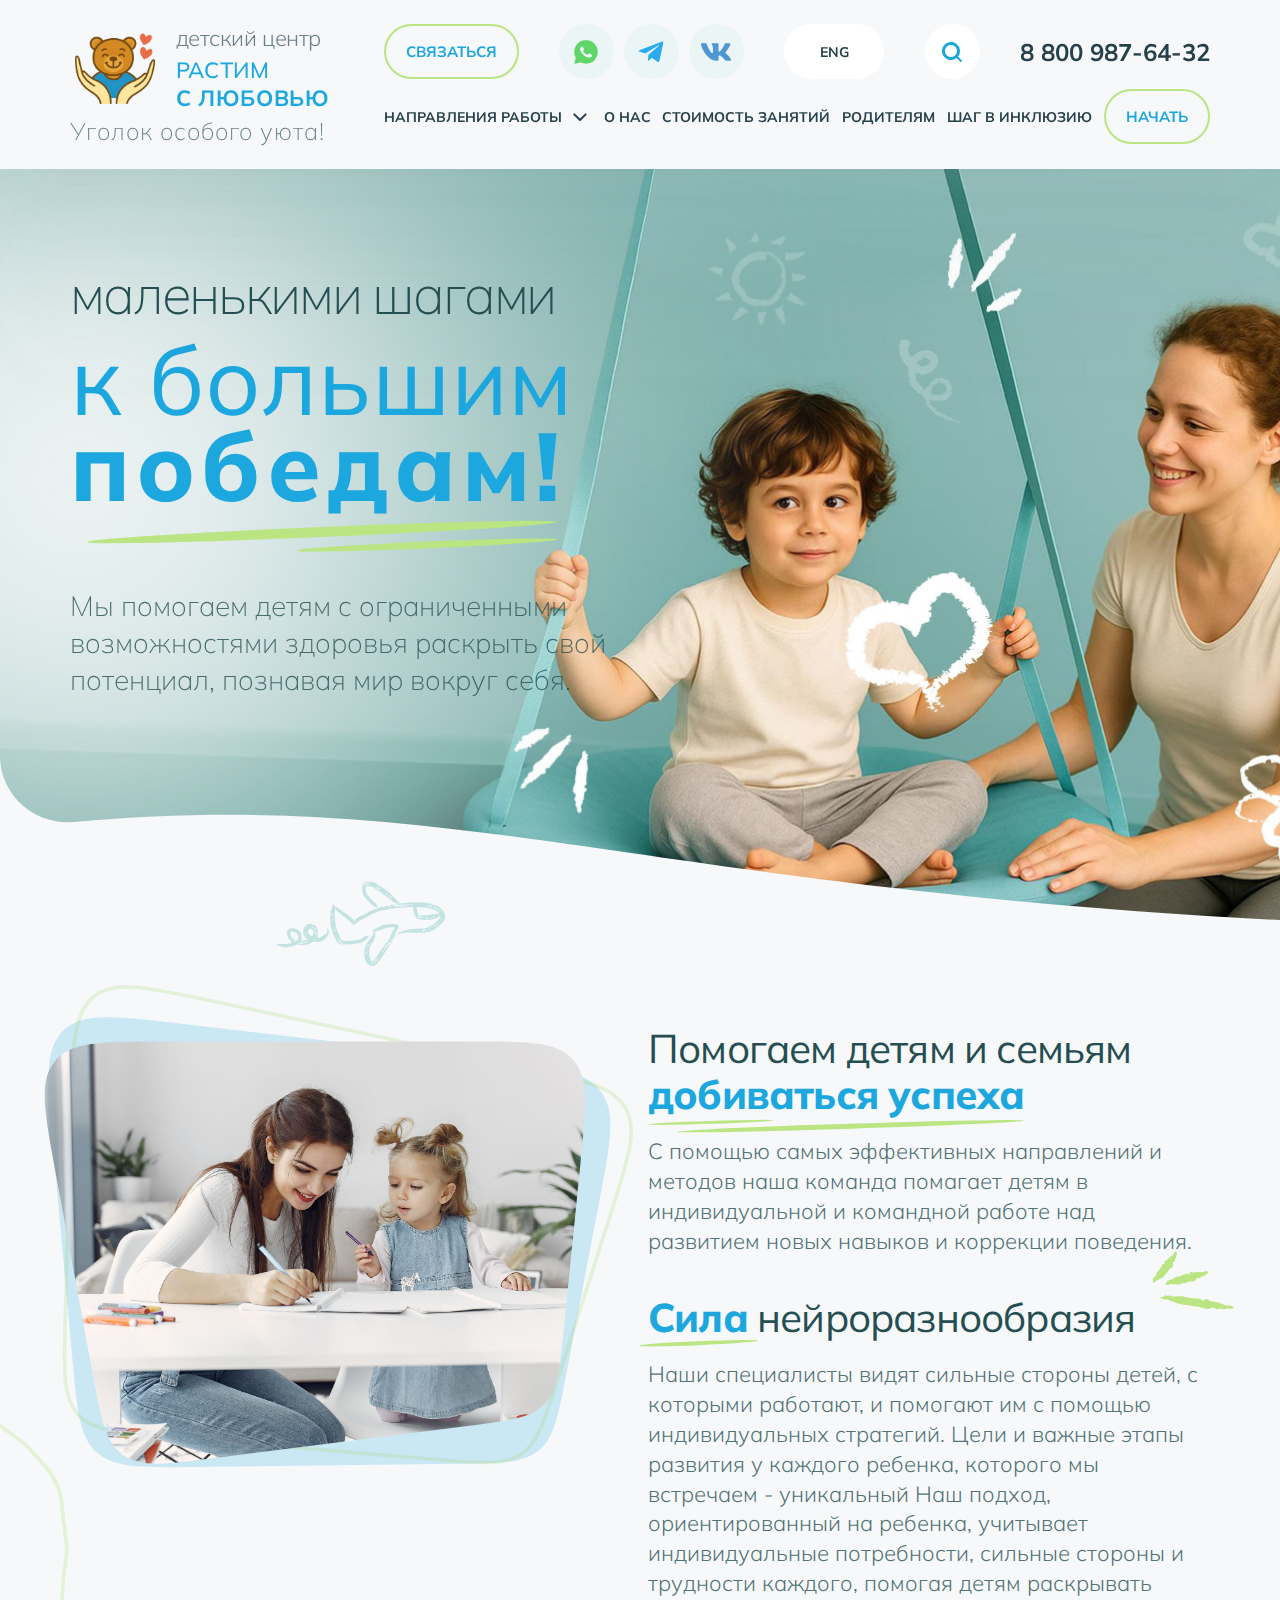
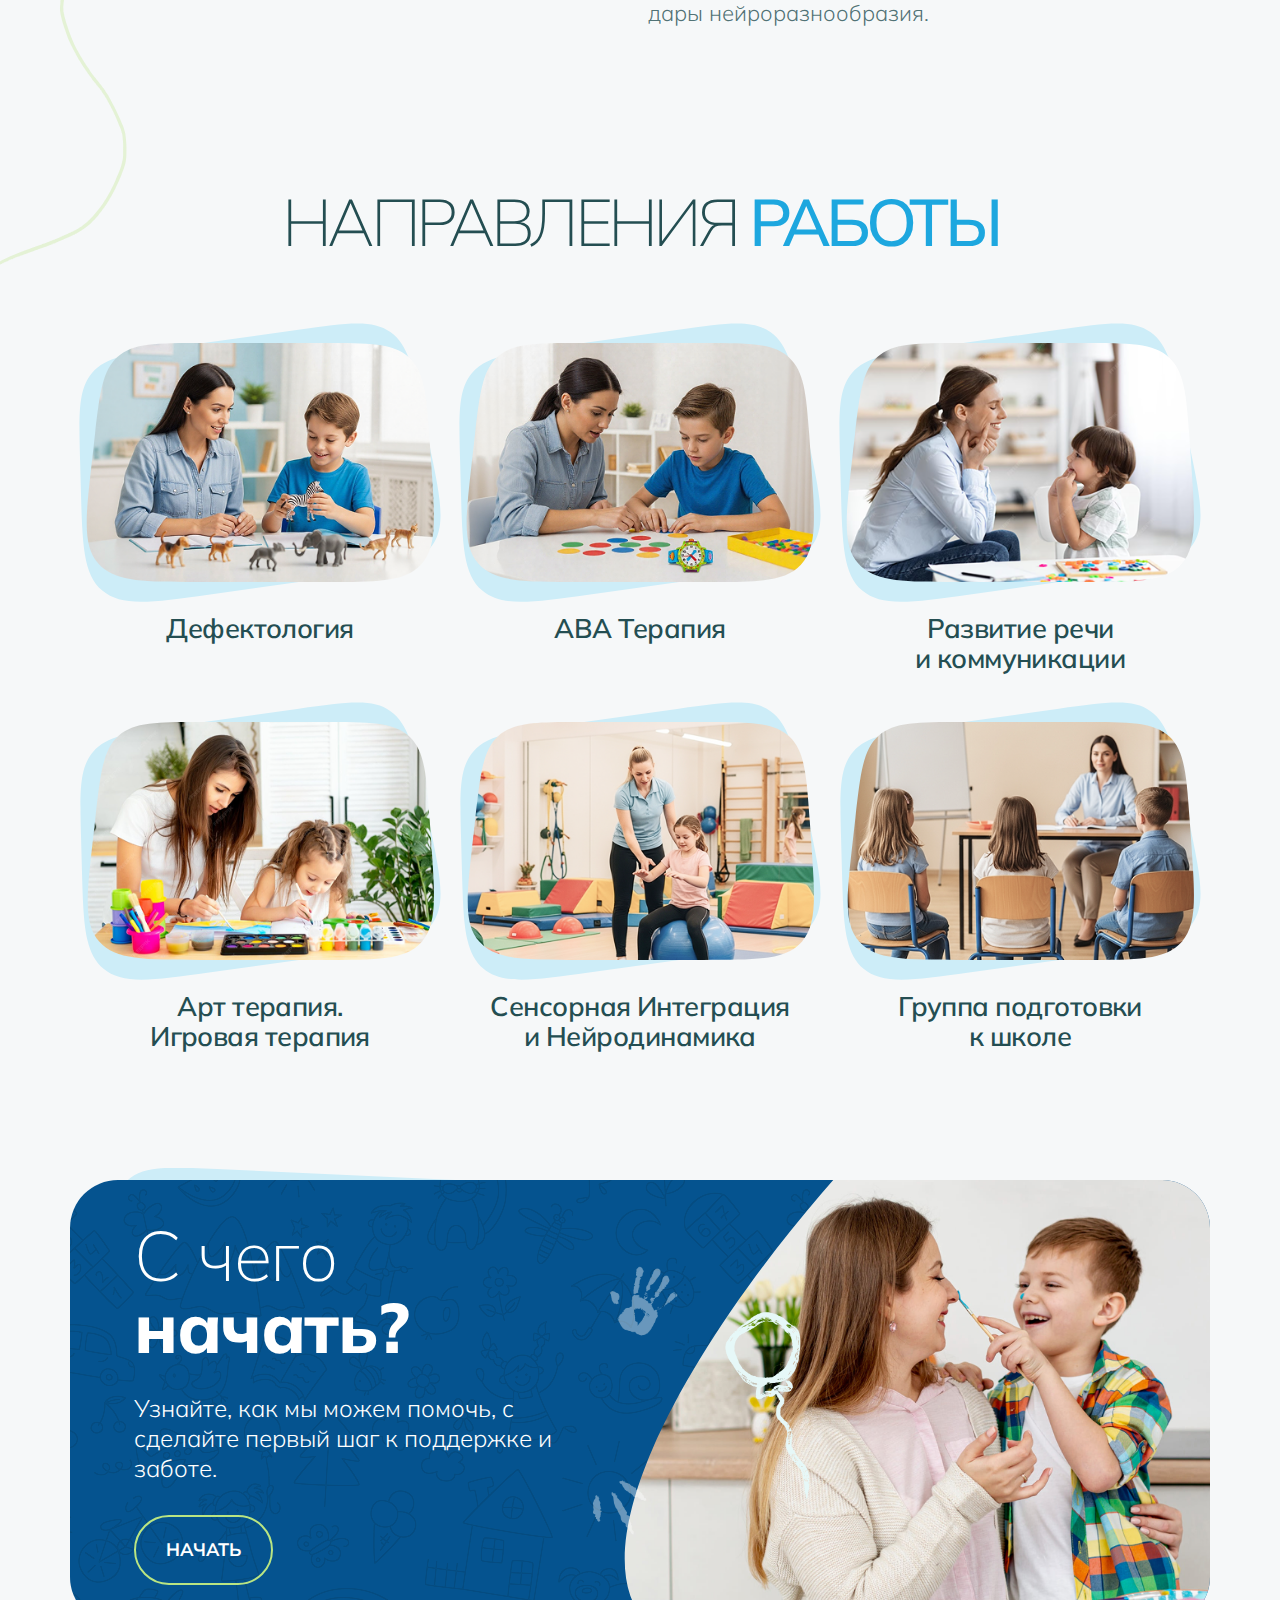
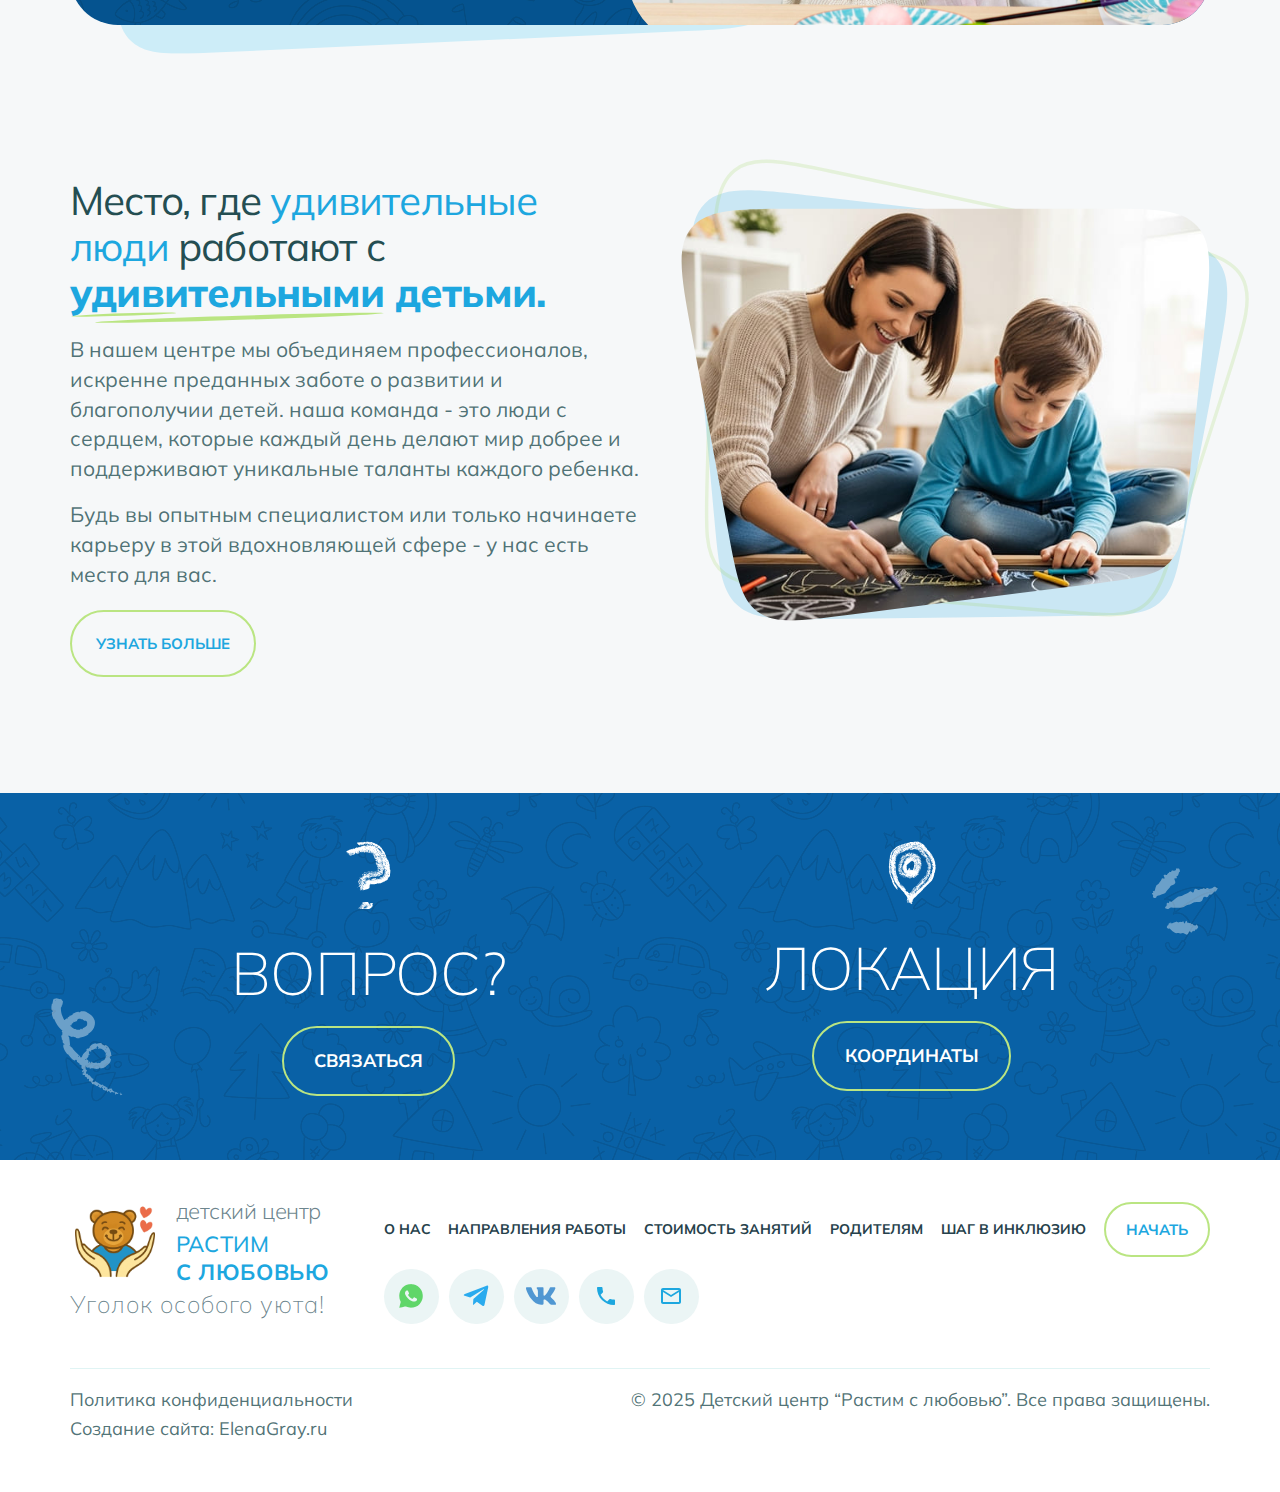
<file: child-center-rastem/index.html>
<!DOCTYPE html>
<html lang="ru">

<head>
	<title>Детский центр "Растим с любовью"</title>
	<meta charset="UTF-8">
	<meta name="format-detection" content="telephone=no">
	<meta http-equiv="X-UA-Compatible" content="IE=edge">
	<meta name="viewport" content="width=device-width, initial-scale=1.0">
	<!-- plugins -->
	<link rel="stylesheet" href="css/libs/fancybox.min.css">
	<!-- plugins -->
	<link rel="stylesheet" href="css/reset.min.css">
	<link rel="stylesheet" href="css/style.min.css">
</head>

<body>
	<div class="wrapper">
		<header class="header">
			<div class="container">
				<div class="header__wrapper">
					<a href="/" class="header__logo logo">
						<span class="logo__header">
							<span class="logo__image">
								<img src="img/logo.png" alt="Логотип">
							</span>
							<span class="logo__header-column"> детский центр <span class="logo__name"> Растим <strong>с любовью</strong>
								</span>
							</span>
						</span>
						<span class="logo__tagline">Уголок особого уюта!</span>
					</a>
					<div class="header__body">
						<div class="header__top">
							<a href="#contact" data-fancybox class="header__callback btn btn-primary">связаться</a>
							<div class="header__socials socials">
								<a href="" class="socials__item">
									<img src="img/icons/whatsapp.svg" alt="Иконка">
								</a>
								<a href="" class="socials__item">
									<img src="img/icons/telegram.svg" alt="Иконка">
								</a>
								<a href="" class="socials__item">
									<img src="img/icons/vk.svg" alt="Иконка">
								</a>
							</div>
							<a href="/en" class="header__language">ENG</a>
							<a href="" class="header__search">
								<img src="img/icons/search.svg" alt="Иконка">
							</a>
							<a href="tel:88009876432" class="header__phone">
								<span class="header__phone-icon">
									<img src="img/icons/phone.svg" alt="Иконка">
								</span>
								<span class="header__phone-text">8 800 987-64-32</span>
							</a>
							<button type="button" class="header__menu-toggler icon-menu">
								<span></span><span></span><span></span>
							</button>
						</div>
						<nav class="header__menu menu">
							<div class="menu__wrapper">
								<ul class="menu__list">
									<li class="menu__item menu__item--parent ">
										<a href="" class="menu__link">направления работы</a>
										<button type="button" class="menu__arrow icon-chevron-down"></button>
										<div class="submenu">
											<ul class="submenu__list">
												<li class="submenu__item">
													<a href="" class="submenu__link">Дефектология</a>
												</li>
												<li class="submenu__item">
													<a href="" class="submenu__link">АВА Терапия</a>
												</li>
												<li class="submenu__item">
													<a href="" class="submenu__link">Развитие речи и коммуникации</a>
												</li>
												<li class="submenu__item">
													<a href="" class="submenu__link">Арт- и игровая терапия</a>
												</li>
												<li class="submenu__item">
													<a href="" class="submenu__link">Сенсорная Интеграция и Нейродинамика</a>
												</li>
												<li class="submenu__item">
													<a href="" class="submenu__link">Группа подготовки к школе</a>
												</li>
											</ul>
										</div>
									</li>
									<li class="menu__item"><a href="" class="menu__link">о нас</a></li>
									<li class="menu__item"><a href="" class="menu__link">стоимость занятий</a></li>
									<li class="menu__item"><a href="" class="menu__link">родителям</a></li>
									<li class="menu__item"><a href="" class="menu__link">шаг в инклюзию</a></li>
									<li class="menu__item"><a href="#start" data-fancybox class="menu__link btn btn-primary">начать</a></li>
								</ul>
								<div class="menu__socials socials">
									<a href="" class="socials__item">
										<img src="img/icons/whatsapp.svg" alt="Иконка">
									</a>
									<a href="" class="socials__item">
										<img src="img/icons/telegram.svg" alt="Иконка">
									</a>
									<a href="" class="socials__item">
										<img src="img/icons/vk.svg" alt="Иконка">
									</a>
								</div>
							</div>
						</nav>
					</div>
				</div>
			</div>
		</header>
		<main class="page">
			<section class="promo">
				<div class="container">
					<div class="promo__offer">
						<h1 class="promo__title"> маленькими шагами <span>к большим <strong>победам!</strong></span>
						</h1>
						<p class="promo__description">Мы помогаем детям с ограниченными возможностями здоровья раскрыть свой потенциал, познавая мир вокруг себя.</p>
					</div>
				</div>
			</section>
			<section class="support">
				<div class="container">
					<div class="row">
						<div class="col-lg-6">
							<div class="support__image">
								<img src="img/support.jpg" class="cover-image" alt="Фото">
							</div>
						</div>
						<div class="col-lg-6">
							<div class="support__block">
								<h2 class="support__title title"> Помогаем детям и семьям <strong class="support__title-decor-lg">добиваться успеха</strong>
								</h2>
								<p class="support__description"> С помощью самых эффективных направлений и методов наша&nbsp;команда помагает детям в индивидуальной&nbsp;и командной&nbsp;работе над развитием новых навыков и&nbsp;коррекции&nbsp;поведения. </p>
							</div>
							<div class="support__block">
								<h3 class="support__title title">
									<strong class="support__title-decor-sm">Сила</strong> нейроразнообразия
								</h3>
								<p class="support__description">Наши специалисты видят сильные стороны детей, с которыми работают, и помогают им с помощью индивидуальных стратегий. Цели и важные этапы развития у каждого ребенка, которого мы встречаем - уникальный Наш подход, ориентированный на ребенка, учитывает индивидуальные потребности, сильные стороны и трудности каждого, помогая детям раскрывать дары нейроразнообразия.</p>
							</div>
						</div>
					</div>
				</div>
			</section>
			<section class="directions">
				<div class="container">
					<h2 class="directions__title">Направления <span>работы</span></h2>
					<div class="directions__body">
						<div class="row">
							<div class="col-xl-4 col-md-6">
								<div class="directions__card">
									<div class="directions__card-image">
										<img src="img/directions/01.png" class="cover-image" alt="Фото">
									</div>
									<div class="directions__card-name">Дефектология</div>
								</div>
							</div>
							<div class="col-xl-4 col-md-6">
								<div class="directions__card">
									<div class="directions__card-image">
										<img src="img/directions/02.png" class="cover-image" alt="Фото">
									</div>
									<div class="directions__card-name">АВА Терапия</div>
								</div>
							</div>
							<div class="col-xl-4 col-md-6">
								<div class="directions__card">
									<div class="directions__card-image">
										<img src="img/directions/03.png" class="cover-image" alt="Фото">
									</div>
									<div class="directions__card-name">Развитие речи <br> и коммуникации</div>
								</div>
							</div>
							<div class="col-xl-4 col-md-6">
								<div class="directions__card">
									<div class="directions__card-image">
										<img src="img/directions/04.png" class="cover-image" alt="Фото">
									</div>
									<div class="directions__card-name">Арт терапия. <br> Игровая терапия</div>
								</div>
							</div>
							<div class="col-xl-4 col-md-6">
								<div class="directions__card">
									<div class="directions__card-image">
										<img src="img/directions/05.png" class="cover-image" alt="Фото">
									</div>
									<div class="directions__card-name">Сенсорная Интеграция и&nbsp;Нейродинамика</div>
								</div>
							</div>
							<div class="col-xl-4 col-md-6">
								<div class="directions__card">
									<div class="directions__card-image">
										<img src="img/directions/06.png" class="cover-image" alt="Фото">
									</div>
									<div class="directions__card-name">Группа подготовки <br> к школе</div>
								</div>
							</div>
						</div>
					</div>
				</div>
			</section>
			<section class="start">
				<div class="container container-lg">
					<div class="start__banner">
						<div class="row">
							<div class="col-lg-6">
								<div class="start__offer">
									<h2 class="start__title"> С чего <strong>начать?</strong>
									</h2>
									<p class="start__description">Узнайте, как мы можем помочь, с сделайте первый шаг к поддержке и заботе.</p>
									<a href="#start" data-fancybox class="start__btn btn btn-lg btn-white">начать</a>
								</div>
							</div>
							<div class="col-lg-6">
								<div class="start__image">
									<img src="img/start.jpg" class="cover-image" alt="Фото">
								</div>
							</div>
						</div>
					</div>
				</div>
			</section>
			<section class="place">
				<div class="container">
					<div class="row">
						<div class="col-lg-6">
							<h2 class="place__title title"> Место, где <span>удивительные люди</span> работают с <strong><span>удивительными</span> детьми.</strong>
							</h2>
							<div class="place__description">
								<p>В нашем центре мы объединяем профессионалов, искренне преданных заботе о развитии и благополучии детей. наша команда - это люди с сердцем, которые каждый день делают мир&nbsp;добрее и поддерживают уникальные таланты каждого ребенка.</p>
								<p>Будь вы опытным специалистом или только начинаете карьеру в этой вдохновляющей сфере - у нас есть место для вас.</p>
							</div>
							<a href="" class="place__btn btn btn-primary">узнать больше</a>
						</div>
						<div class="col-lg-6">
							<div class="place__image">
								<img src="img/place.jpg" class="cover-image" alt="Фото">
							</div>
						</div>
					</div>
				</div>
			</section>
			<section class="contacts">
				<div class="container">
					<div class="contacts__body">
						<div class="row">
							<div class="col-lg-6">
								<div class="contacts__block">
									<div class="contacts__icon">
										<img src="img/decor/question-mark.svg" alt="Иконка">
									</div>
									<h2 class="contacts__title">Вопрос?</h2>
									<a href="#contact" data-fancybox class="contacts__btn btn btn-white btn-lg">связаться</a>
								</div>
							</div>
							<div class="col-lg-6">
								<div class="contacts__block">
									<div class="contacts__icon">
										<img src="img/decor/location.svg" alt="Иконка">
									</div>
									<h2 class="contacts__title">локация</h2>
									<a href="" class="contacts__btn btn btn-white btn-lg">координаты</a>
								</div>
							</div>
						</div>
					</div>
				</div>
			</section>
		</main>
		<footer class="footer">
			<div class="container">
				<div class="footer__wrapper">
					<a href="/" class="footer__logo logo">
						<span class="logo__header">
							<span class="logo__image">
								<img src="img/logo.png" alt="Логотип">
							</span>
							<span class="logo__header-column"> детский центр <span class="logo__name"> Растим <strong>с любовью</strong>
								</span>
							</span>
						</span>
						<span class="logo__tagline">Уголок особого уюта!</span>
					</a>
					<div class="footer__body">
						<nav class="footer__menu menu">
							<ul class="menu__list">
								<li class="menu__item"><a href="" class="menu__link">о нас</a></li>
								<li class="menu__item"><a href="" class="menu__link">направления работы</a></li>
								<li class="menu__item"><a href="" class="menu__link">стоимость занятий</a></li>
								<li class="menu__item"><a href="" class="menu__link">родителям</a></li>
								<li class="menu__item"><a href="" class="menu__link">шаг в инклюзию</a></li>
								<li class="menu__item"><a href="#start" data-fancybox class="menu__link btn btn-primary">начать</a></li>
							</ul>
						</nav>
						<div class="footer__main">
							<div class="footer__socials socials">
								<a href="" class="socials__item">
									<img src="img/icons/whatsapp.svg" alt="Иконка">
								</a>
								<a href="" class="socials__item">
									<img src="img/icons/telegram.svg" alt="Иконка">
								</a>
								<a href="" class="socials__item">
									<img src="img/icons/vk.svg" alt="Иконка">
								</a>
							</div>
							<a href="tel:88009876432" class="footer__contact">
								<span class="footer__contact-icon">
									<img src="img/icons/phone.svg" alt="иконка">
								</span>
								<span class="footer__contact-text">8 800 987-64-32</span>
							</a>
							<a href="mailto:rasteam@rasteamspb.ru" class="footer__contact">
								<span class="footer__contact-icon">
									<img src="img/icons/email.svg" alt="иконка">
								</span>
								<span class="footer__contact-text">rasteam@rasteamspb.ru</span>
							</a>
						</div>
					</div>
				</div>
				<div class="footer__bottom">
					<a href="" class="footer__policy">Политика конфиденциальности</a>
					<div class="footer__copyright">© 2025 Детский центр “Растим с любовью”. Все права защищены.</div>
					<a href="https://www.elenagray.ru/" target="_blank" class="footer__prod">Создание сайта: ElenaGray.ru</a>
				</div>
			</div>
		</footer>
		<div id="start" class="popup">
			<h2 class="popup__title title">С чего начать?</h2>
			<p class="popup__description">Оставьте свои контактные данные, и мы свяжемся с вами, чтобы обсудить, как мы можем помочь вашему ребенку.</p>
			<form action="#" class="popup__form form">
				<div class="row">
					<div class="col-sm-6">
						<div class="form__field">
							<label for="full_name" class="form__label">Ваше имя:</label>
							<input type="text" name="full_name" id="full_name" class="form__control" placeholder="Иван" required>
						</div>
					</div>
					<div class="col-sm-6">
						<div class="form__field">
							<label for="phone" class="form__label">Телефон*:</label>
							<input type="tel" name="phone" id="phone" class="form__control" placeholder="+7 (___) ___-__-__" required>
						</div>
					</div>
					<div class="col-12">
						<div class="form__field">
							<label for="message" class="form__label">Коротко опишите вашу ситуацию или задайте вопрос:</label>
							<textarea name="message" id="message" class="form__control" rows="4" placeholder="Например: 'У нас задержка развития речи...'"></textarea>
						</div>
					</div>
					<div class="col-12">
						<div class="form__field">
							<label for="contact_time" class="form__label">Удобные часы для связи:</label>
							<select name="contact_time" id="contact_time" class="form__control">
								<option value="any">В любое время</option>
								<option value="morning">Утро (9:00 - 12:00)</option>
								<option value="afternoon">День (12:00 - 17:00)</option>
								<option value="evening">Вечер (17:00 - 20:00)</option>
							</select>
						</div>
					</div>
					<div class="col-12">
						<div class="form__field">
							<label class="form__checkbox">
								<input type="checkbox" name="agree" class="form__checkbox-input hidden" id="agree_terms" required>
								<span class="form__checkbox-text">Я даю согласие на <a href="/privacy-policy.html" target="_blank">обработку персональных данных</a></span>
							</label>
						</div>
					</div>
					<div class="col-12">
						<button type="submit" class="form__btn btn btn-primary">Отправить заявку</button>
					</div>
				</div>
			</form>
		</div>
		<div id="contact" class="popup">
			<h2 class="popup__title title">Связаться</h2>
			<p class="popup__description">Оставьте свои контактные данные, и мы ответим на все ваши вопросы.</p>
			<form action="#" class="popup__form form">
				<div class="row">
					<div class="col-6">
						<div class="form__field">
							<label for="full_name" class="form__label">Ваше имя:</label>
							<input type="text" name="full_name" id="full_name" class="form__control" placeholder="Иван" required>
						</div>
					</div>
					<div class="col-6">
						<div class="form__field">
							<label for="phone" class="form__label">Телефон*:</label>
							<input type="tel" name="phone" id="phone" class="form__control" placeholder="+7 (___) ___-__-__" required>
						</div>
					</div>
					<div class="col-12">
						<div class="form__field">
							<label for="message" class="form__label">Коротко опишите вашу ситуацию или задайте вопрос:</label>
							<textarea name="message" id="message" class="form__control" rows="4" placeholder="Например: 'Хочу записаться на АВА-терапию...'"></textarea>
						</div>
					</div>
					<div class="col-12">
						<div class="form__field">
							<label for="contact_method" class="form__label">Удобный способ связи:</label>
							<select name="contact_method" id="contact_method" class="form__control">
								<option value="phone">Телефон</option>
								<option value="telegram">Telegram</option>
								<option value="whatsapp">WhatsApp</option>
								<option value="vk">ВКонтакте</option>
								<option value="email">E-mail</option>
							</select>
						</div>
					</div>
					<div class="col-12">
						<div class="form__field">
							<label for="contact_time" class="form__label">Удобные часы для связи:</label>
							<select name="contact_time" id="contact_time" class="form__control">
								<option value="any">В любое время</option>
								<option value="morning">Утро (9:00 - 12:00)</option>
								<option value="afternoon">День (12:00 - 17:00)</option>
								<option value="evening">Вечер (17:00 - 20:00)</option>
							</select>
						</div>
					</div>
					<div class="col-12">
						<div class="form__field">
							<label class="form__checkbox">
								<input type="checkbox" name="agree" class="form__checkbox-input hidden" id="agree_terms" required>
								<span class="form__checkbox-text">Я даю согласие на <a href="/privacy-policy.html" target="_blank">обработку персональных данных</a></span>
							</label>
						</div>
					</div>
					<div class="col-12">
						<button type="submit" class="form__btn btn btn-primary">Отправить</button>
					</div>
				</div>
			</form>
		</div> <!-- plugins -->
		<script src="js/libs/fancybox.umd.js"></script>
		<!-- plugins -->
		<script src="js/app.min.js"></script>
	</div>
</body>

</html>
</file>
<file: child-center-rastem/css/style.min.css>
@font-face{font-family:Mulish;font-display:swap;src:url(../fonts/Mulish-ExtraBold.woff2) format("woff2"),url(../fonts/Mulish-ExtraBold.woff) format("woff");font-weight:800;font-style:normal}@font-face{font-family:Mulish;font-display:swap;src:url(../fonts/Mulish-ExtraLight.woff2) format("woff2"),url(../fonts/Mulish-ExtraLight.woff) format("woff");font-weight:200;font-style:normal}@font-face{font-family:Mulish;font-display:swap;src:url(../fonts/Mulish-Bold.woff2) format("woff2"),url(../fonts/Mulish-Bold.woff) format("woff");font-weight:700;font-style:normal}@font-face{font-family:Mulish;font-display:swap;src:url(../fonts/Mulish-Light.woff2) format("woff2"),url(../fonts/Mulish-Light.woff) format("woff");font-weight:300;font-style:normal}@font-face{font-family:Mulish;font-display:swap;src:url(../fonts/Mulish-Medium.woff2) format("woff2"),url(../fonts/Mulish-Medium.woff) format("woff");font-weight:500;font-style:normal}@font-face{font-family:Mulish;font-display:swap;src:url(../fonts/Mulish-Regular.woff2) format("woff2"),url(../fonts/Mulish-Regular.woff) format("woff");font-weight:400;font-style:normal}@font-face{font-family:Mulish;font-display:swap;src:url(../fonts/Mulish-SemiBold.woff2) format("woff2"),url(../fonts/Mulish-SemiBold.woff) format("woff");font-weight:600;font-style:normal}body{font-family:Mulish,sans-serif;font-size:1rem;min-width:20rem;min-height:100%;line-height:normal;background:url(../img/decor/pattern.png);margin-right:0!important}.wrapper{position:relative;width:100%;min-height:100%;display:-webkit-box;display:-ms-flexbox;display:flex;-webkit-box-orient:vertical;-webkit-box-direction:normal;-ms-flex-direction:column;flex-direction:column;overflow-x:clip;background:#f6f8f9;color:#244e52;max-width:1600px;margin:0 auto}.page{-webkit-box-flex:1;-ms-flex:1 1 auto;flex:1 1 auto;padding-top:4.87rem}.container{margin:0 auto;max-width:100%;padding:0 1rem}.header{position:fixed;z-index:6;top:0;left:0;width:100%;-webkit-box-shadow:0 20.3125rem 5.6875rem 0 rgba(147,180,178,0),0 13rem 5.1875rem 0 rgba(147,180,178,.01),0 117px 70px 0 rgba(147,180,178,.05),0 3.25rem 3.25rem 0 rgba(147,180,178,.09),0 .8125rem 1.8125rem 0 rgba(147,180,178,.1);box-shadow:0 20.3125rem 5.6875rem 0 rgba(147,180,178,0),0 13rem 5.1875rem 0 rgba(147,180,178,.01),0 117px 70px 0 rgba(147,180,178,.05),0 3.25rem 3.25rem 0 rgba(147,180,178,.09),0 .8125rem 1.8125rem 0 rgba(147,180,178,.1);-webkit-transition:all .6s ease,width 0s;transition:all .6s ease,width 0s;background:#fff;padding:.75rem 0}.header.header--hidden{-webkit-transform:translateY(-100%);-ms-transform:translateY(-100%);transform:translateY(-100%);visibility:hidden}.header__wrapper{display:-webkit-box;display:-ms-flexbox;display:flex;-webkit-box-align:start;-ms-flex-align:start;align-items:flex-start}.header__logo{-ms-flex-negative:0;flex-shrink:0}.header__body{-webkit-box-flex:1;-ms-flex:1 1 auto;flex:1 1 auto}.header__top{display:-webkit-box;display:-ms-flexbox;display:flex;-webkit-box-align:center;-ms-flex-align:center;align-items:center;gap:.625rem;-webkit-box-pack:end;-ms-flex-pack:end;justify-content:flex-end}.header__language{color:#26414b;font-size:.875rem;font-weight:700;line-height:1;text-transform:uppercase;border-radius:6.25rem;display:-webkit-box;display:-ms-flexbox;display:flex;-webkit-box-pack:center;-ms-flex-pack:center;justify-content:center;-webkit-box-align:center;-ms-flex-align:center;align-items:center;-ms-flex-negative:0;flex-shrink:0;padding:.875rem;height:3.4375rem;background:#ebf5f5}.header__search{width:3.4375rem;height:3.4375rem;display:-webkit-box;display:-ms-flexbox;display:flex;-webkit-box-pack:center;-ms-flex-pack:center;justify-content:center;-webkit-box-align:center;-ms-flex-align:center;align-items:center;border-radius:50%;background:#ebf5f5}.header__phone{color:#26414b;font-size:1.5rem;font-weight:700;line-height:1;text-transform:uppercase;-webkit-transition:color .3s ease;transition:color .3s ease}.logo{display:-webkit-box;display:-ms-flexbox;display:flex;-webkit-box-orient:vertical;-webkit-box-direction:normal;-ms-flex-direction:column;flex-direction:column}.logo__header{display:-webkit-box;display:-ms-flexbox;display:flex;-webkit-box-align:center;-ms-flex-align:center;align-items:center;gap:.97525rem}.logo__image{-webkit-box-flex:0;-ms-flex:0 0 4.375rem;flex:0 0 4.375rem}.logo__header-column{display:-webkit-box;display:-ms-flexbox;display:flex;-webkit-box-orient:vertical;-webkit-box-direction:normal;-ms-flex-direction:column;flex-direction:column;gap:.375rem;color:rgba(44,79,91,.7);font-weight:300;line-height:121.591%;letter-spacing:-.0275rem;font-size:1.125rem;max-width:9rem}.logo__name{color:#1da7df;font-weight:500;line-height:127.273%;letter-spacing:.04125rem;text-transform:uppercase;font-size:1.125rem}.logo__name strong{white-space:nowrap}.logo__tagline{margin-top:.25rem;color:rgba(44,79,91,.7);font-weight:200;line-height:111.458%;letter-spacing:.06rem;font-size:1.25rem}.socials{display:-webkit-box;display:-ms-flexbox;display:flex;-webkit-box-align:center;-ms-flex-align:center;align-items:center;gap:.625rem}.socials__item{width:3.4375rem;height:3.4375rem;-ms-flex-negative:0;flex-shrink:0;display:-webkit-box;display:-ms-flexbox;display:flex;-webkit-box-pack:center;-ms-flex-pack:center;justify-content:center;-webkit-box-align:center;-ms-flex-align:center;align-items:center;background:#ebf5f5;border-radius:50%;-webkit-transition:background-color .3s ease;transition:background-color .3s ease}.menu__list{display:-webkit-box;display:-ms-flexbox;display:flex;-webkit-box-align:center;-ms-flex-align:center;align-items:center;color:#26414b;font-size:.875rem;font-weight:700;line-height:1;text-transform:uppercase;gap:.5rem;row-gap:2rem;-webkit-box-orient:vertical;-webkit-box-direction:normal;-ms-flex-direction:column;flex-direction:column}.menu__item.menu__item--parent{position:relative;display:-webkit-box;display:-ms-flexbox;display:flex;-webkit-box-align:center;-ms-flex-align:center;align-items:center;-ms-flex-wrap:wrap;flex-wrap:wrap;width:100%}.menu__link{-webkit-transition:color .3s ease;transition:color .3s ease}.menu__arrow{width:1.5rem;height:1.5rem;margin-left:auto;-webkit-transition:color .3s ease,-webkit-transform .3s ease;transition:color .3s ease,-webkit-transform .3s ease;transition:color .3s ease,transform .3s ease;transition:color .3s ease,transform .3s ease,-webkit-transform .3s ease;--svg:url("data:image/svg+xml,%3Csvg xmlns='http://www.w3.org/2000/svg' viewBox='0 0 24 24'%3E%3Cg fill='none' fill-rule='evenodd'%3E%3Cpath d='M24 0v24H0V0zM12.593 23.258l-.011.002l-.071.035l-.02.004l-.014-.004l-.071-.035q-.016-.005-.024.005l-.004.01l-.017.428l.005.02l.01.013l.104.074l.015.004l.012-.004l.104-.074l.012-.016l.004-.017l-.017-.427q-.004-.016-.017-.018m.265-.113l-.013.002l-.185.093l-.01.01l-.003.011l.018.43l.005.012l.008.007l.201.093q.019.005.029-.008l.004-.014l-.034-.614q-.005-.019-.02-.022m-.715.002a.02.02 0 0 0-.027.006l-.006.014l-.034.614q.001.018.017.024l.015-.002l.201-.093l.01-.008l.004-.011l.017-.43l-.003-.012l-.01-.01z'/%3E%3Cpath fill='%23000' d='M12.707 15.707a1 1 0 0 1-1.414 0L5.636 10.05A1 1 0 1 1 7.05 8.636l4.95 4.95l4.95-4.95a1 1 0 0 1 1.414 1.414z'/%3E%3C/g%3E%3C/svg%3E");background-color:currentColor;-webkit-mask-image:var(--svg);mask-image:var(--svg);-webkit-mask-repeat:no-repeat;mask-repeat:no-repeat;-webkit-mask-size:100% 100%;mask-size:100% 100%}.menu__arrow.active{-webkit-transform:rotate(180deg);-ms-transform:rotate(180deg);transform:rotate(180deg)}.menu__socials{margin-top:1rem}.submenu__list{display:-ms-grid;display:grid;gap:1rem;margin-top:2rem;padding:0 0 0 1rem}.submenu__link{display:-webkit-box;display:-ms-flexbox;display:flex;-webkit-box-pack:justify;-ms-flex-pack:justify;justify-content:space-between;-webkit-box-align:center;-ms-flex-align:center;align-items:center;-webkit-transition:color .3s ease;transition:color .3s ease}.icon-menu{-ms-flex-negative:0;flex-shrink:0;display:-webkit-box;display:-ms-flexbox;display:flex;-webkit-box-orient:vertical;-webkit-box-direction:normal;-ms-flex-flow:column nowrap;flex-flow:column nowrap;-webkit-box-align:end;-ms-flex-align:end;align-items:flex-end;-webkit-box-pack:center;-ms-flex-pack:center;justify-content:center;padding:0;-webkit-box-ordinal-group:2;-ms-flex-order:1;order:1;z-index:11;height:3.4375rem;min-width:3.4375rem;background:#ebf5f5;color:#1da7df;border-radius:50%;padding:.75rem 1rem;-webkit-transition:color .3s ease;transition:color .3s ease}.icon-menu span{display:block;padding:.1875rem 0;width:100%;-webkit-transition:opacity .4s ease .4s,-webkit-transform .4s ease .4s;transition:opacity .4s ease .4s,-webkit-transform .4s ease .4s;transition:transform .4s ease .4s,opacity .4s ease .4s;transition:transform .4s ease .4s,opacity .4s ease .4s,-webkit-transform .4s ease .4s;will-change:transform}.icon-menu span::before{content:"";display:block;height:.125rem;width:100%;margin-left:auto;background:currentColor;-webkit-transition:-webkit-transform .3s ease 0s;transition:-webkit-transform .3s ease 0s;transition:transform .3s ease 0s;transition:transform .3s ease 0s,-webkit-transform .3s ease 0s;will-change:transform}.header.open-menu .icon-menu span{-webkit-transition:opacity .3s ease 0s,-webkit-transform .3s ease 0s;transition:opacity .3s ease 0s,-webkit-transform .3s ease 0s;transition:transform .3s ease 0s,opacity .3s ease 0s;transition:transform .3s ease 0s,opacity .3s ease 0s,-webkit-transform .3s ease 0s}.header.open-menu .icon-menu span::before{-webkit-transition:width .3s ease 0s,-webkit-transform .45s ease .35s;transition:width .3s ease 0s,-webkit-transform .45s ease .35s;transition:transform .45s ease .35s,width .3s ease 0s;transition:transform .45s ease .35s,width .3s ease 0s,-webkit-transform .45s ease .35s;width:90%}.header.open-menu .icon-menu span:first-child{-webkit-transform:translateY(.5rem);-ms-transform:translateY(.5rem);transform:translateY(.5rem)}.header.open-menu .icon-menu span:first-child::before{-webkit-transform:rotate(-135deg);-ms-transform:rotate(-135deg);transform:rotate(-135deg)}.header.open-menu .icon-menu span:nth-child(2){opacity:0}.header.open-menu .icon-menu span:nth-child(3){-webkit-transform:translateY(-.5rem);-ms-transform:translateY(-.5rem);transform:translateY(-.5rem)}.header.open-menu .icon-menu span:nth-child(3)::before{-webkit-transform:rotate(-225deg);-ms-transform:rotate(-225deg);transform:rotate(-225deg)}.footer{background:#fff;padding:2rem 0}.footer__wrapper{display:-webkit-box;display:-ms-flexbox;display:flex;gap:1rem;-webkit-box-orient:vertical;-webkit-box-direction:normal;-ms-flex-direction:column;flex-direction:column;-webkit-box-align:center;-ms-flex-align:center;align-items:center}.footer__body{-webkit-box-flex:1;-ms-flex:1 1 auto;flex:1 1 auto}.footer__main{margin-top:.75rem;display:-webkit-box;display:-ms-flexbox;display:flex;gap:.625rem;-webkit-box-pack:center;-ms-flex-pack:center;justify-content:center}.footer__contact{color:#26414b;font-size:1.5rem;font-weight:700;line-height:1;display:-webkit-box;display:-ms-flexbox;display:flex;-webkit-box-align:center;-ms-flex-align:center;align-items:center;gap:.625rem}.footer__contact[href*="mailto:"] .footer__contact-text{text-decoration:underline}.footer__contact-icon{width:3.4375rem;height:3.4375rem;-ms-flex-negative:0;flex-shrink:0;display:-webkit-box;display:-ms-flexbox;display:flex;-webkit-box-pack:center;-ms-flex-pack:center;justify-content:center;-webkit-box-align:center;-ms-flex-align:center;align-items:center;background-color:#ebf5f5;border-radius:50%}.footer__contact-text{-webkit-transition:color .3s ease;transition:color .3s ease}.footer__bottom{margin-top:2.75rem;padding:1.5rem 0;border-top:.0625rem solid #e0f4f4;color:rgba(36,78,82,.8);display:-webkit-box;display:-ms-flexbox;display:flex;-webkit-box-orient:vertical;-webkit-box-direction:normal;-ms-flex-direction:column;flex-direction:column;-webkit-box-align:center;-ms-flex-align:center;align-items:center;gap:2rem;text-align:center}.row{display:-webkit-box;display:-ms-flexbox;display:flex;-ms-flex-wrap:wrap;flex-wrap:wrap}.col,.col-1,.col-10,.col-11,.col-12,.col-2,.col-3,.col-4,.col-5,.col-6,.col-7,.col-8,.col-9,.col-auto,.col-lg,.col-lg-1,.col-lg-10,.col-lg-11,.col-lg-12,.col-lg-2,.col-lg-3,.col-lg-4,.col-lg-5,.col-lg-6,.col-lg-7,.col-lg-8,.col-lg-9,.col-lg-auto,.col-md,.col-md-1,.col-md-10,.col-md-11,.col-md-12,.col-md-2,.col-md-3,.col-md-4,.col-md-5,.col-md-6,.col-md-7,.col-md-8,.col-md-9,.col-md-auto,.col-sm,.col-sm-1,.col-sm-10,.col-sm-11,.col-sm-12,.col-sm-2,.col-sm-3,.col-sm-4,.col-sm-5,.col-sm-6,.col-sm-7,.col-sm-8,.col-sm-9,.col-sm-auto,.col-xl,.col-xl-1,.col-xl-10,.col-xl-11,.col-xl-12,.col-xl-2,.col-xl-3,.col-xl-4,.col-xl-5,.col-xl-6,.col-xl-7,.col-xl-8,.col-xl-9,.col-xl-auto,.col-xxl,.col-xxl-1,.col-xxl-10,.col-xxl-11,.col-xxl-12,.col-xxl-2,.col-xxl-3,.col-xxl-4,.col-xxl-5,.col-xxl-6,.col-xxl-7,.col-xxl-8,.col-xxl-9,.col-xxl-auto{position:relative;width:100%;min-height:1px}.col-10{max-width:83.333333%;-ms-flex:0 0 83.333333%;-webkit-box-flex:0;flex:0 0 83.333333%}.col-11{max-width:91.666667%;-ms-flex:0 0 91.666667%;-webkit-box-flex:0;flex:0 0 91.666667%}.col-12{max-width:100%;-ms-flex:0 0 100%;-webkit-box-flex:0;flex:0 0 100%}.col-1{max-width:8.333333%;-ms-flex:0 0 8.333333%;-webkit-box-flex:0;flex:0 0 8.333333%}.col-2{max-width:16.666667%;-ms-flex:0 0 16.666667%;-webkit-box-flex:0;flex:0 0 16.666667%}.col-3{max-width:25%;-ms-flex:0 0 25%;-webkit-box-flex:0;flex:0 0 25%}.col-4{max-width:33.333333%;-ms-flex:0 0 33.333333%;-webkit-box-flex:0;flex:0 0 33.333333%}.col-5{max-width:41.666667%;-ms-flex:0 0 41.666667%;-webkit-box-flex:0;flex:0 0 41.666667%}.col-6{max-width:50%;-ms-flex:0 0 50%;-webkit-box-flex:0;flex:0 0 50%}.col-7{max-width:58.333333%;-ms-flex:0 0 58.333333%;-webkit-box-flex:0;flex:0 0 58.333333%}.col-8{max-width:66.666667%;-ms-flex:0 0 66.666667%;-webkit-box-flex:0;flex:0 0 66.666667%}.col-9{max-width:75%;-ms-flex:0 0 75%;-webkit-box-flex:0;flex:0 0 75%}.fancybox__container{max-width:100%!important;padding:0!important}.fancybox__slide{padding:0}.fancybox__backdrop{background:rgba(14,22,65,.7)}.fancybox__content{color:inherit;background:0 0;padding:0}.fancybox__content :focus:not(.carousel__button.is-close){outline:0}.popup{display:none;background:#fff;color:#000;position:relative;border-radius:.25rem;max-width:60rem;width:100%;padding:2rem 1.5rem}.popup__close{font-size:1.5rem;position:absolute;width:1.5rem;height:1.5rem;-webkit-transition:color .3s ease;transition:color .3s ease;top:.5rem;right:.5rem}.popup__description{margin-top:1rem;font-size:1.25rem}.popup__form{margin-top:1.81rem}.popup__form .row>*{padding:.75rem 1rem}.title{color:#244e52;font-weight:400;line-height:115%;letter-spacing:-.05rem;font-size:2rem}.title strong{color:#1da7df;font-weight:800}::-webkit-scrollbar{width:.5rem}::-webkit-scrollbar-track{background:#fff}::-webkit-scrollbar-thumb{background:#bae582;border-radius:.5rem}.hidden{position:absolute;width:1px;height:1px;margin:-1px;border:0;padding:0;white-space:nowrap;clip-path:inset(100%);clip:rect(0 0 0 0);overflow:hidden}.cover-image{width:100%;height:100%;-o-object-fit:cover;object-fit:cover}.form__label{font-size:1.0625rem;line-height:141.176%;display:inline-block;margin-bottom:.25rem}.form__control{text-overflow:ellipsis;font-family:Mulish;-webkit-transition:background-color .3s ease,color .3s ease;transition:background-color .3s ease,color .3s ease;width:100%;border-radius:.25rem;border:.0625rem solid rgba(9,97,166,.3);background:rgba(9,97,166,.1);padding:1rem 1.5rem;min-height:3.75rem;color:#fff;font-size:1.0625rem;font-weight:500;line-height:141.176%;color:#000}.form__control:focus{border:.0625rem solid #0961a6}.form__control:disabled{opacity:.24}.form__control:is(textarea){height:9rem;resize:none}.form__control:is(select){background:url(../img/icons/down.svg) no-repeat right 1.5rem center/1.5rem,rgba(9,97,166,.1);-webkit-appearance:none;-moz-appearance:none;appearance:none}.form__checkbox{display:block}.form__checkbox-input:checked+.form__checkbox-text::before{background-color:#0961a6;background-image:url("data:image/svg+xml,%3Csvg xmlns='http://www.w3.org/2000/svg' width='24' height='24' viewBox='0 0 24 24'%3E%3Cpath fill='%23BAE582' d='M9 16.17L4.83 12l-1.42 1.41L9 19L21 7l-1.41-1.41z'/%3E%3C/svg%3E")}.form__checkbox-input.error+.form__checkbox-text::before{border:.0625rem solid #f06868}.form__checkbox-text{position:relative;-ms-flex-line-pack:center;align-content:center;width:-webkit-fit-content;width:-moz-fit-content;width:fit-content;line-height:133.333%;min-height:2.25rem;padding:0 0 0 2em;cursor:pointer;-webkit-user-select:none;-moz-user-select:none;-ms-user-select:none;user-select:none}.form__checkbox-text::before{content:"";position:absolute;top:50%;-webkit-transform:translateY(-50%);-ms-transform:translateY(-50%);transform:translateY(-50%);left:0;display:-webkit-box;display:-ms-flexbox;display:flex;-webkit-box-pack:center;-ms-flex-pack:center;justify-content:center;-webkit-box-align:center;-ms-flex-align:center;align-items:center;border:.0625rem solid #dfe4ef;color:#fff;width:1.5rem;height:1.5rem;border-radius:.25rem;background-size:contain;background-repeat:no-repeat;background-position:center;display:flex;justify-content:center;align-items:center}.form__checkbox-text a{text-decoration:underline;color:#3972c4}.btn{cursor:pointer;position:relative;z-index:1;display:-webkit-inline-box;display:-ms-inline-flexbox;display:inline-flex;-webkit-box-pack:center;-ms-flex-pack:center;justify-content:center;-webkit-box-align:center;-ms-flex-align:center;align-items:center;text-align:center;-webkit-user-select:none;-moz-user-select:none;-ms-user-select:none;user-select:none;-webkit-transition:background-color .3s ease,color .3s ease,border-color .3s ease,-webkit-box-shadow .3s ease;transition:background-color .3s ease,color .3s ease,border-color .3s ease,-webkit-box-shadow .3s ease;transition:background-color .3s ease,color .3s ease,border-color .3s ease,box-shadow .3s ease;transition:background-color .3s ease,color .3s ease,border-color .3s ease,box-shadow .3s ease,-webkit-box-shadow .3s ease;font-size:.9375rem;padding:1.125rem 1.25rem;font-weight:700;line-height:1;text-transform:uppercase;border-radius:6.25rem}.btn:focus-visible{-webkit-box-shadow:0 0 .0625rem .0625rem #fff;box-shadow:0 0 .0625rem .0625rem #fff}.btn.btn-primary{border:.15625rem solid #bae582;color:#1da7df}.btn.btn-primary:hover{background:#bae582;color:#000}.btn.btn-primary:active{border:.15625rem solid #8bd32e;background-color:#8bd32e;color:#000}.btn.btn-white{border:.15625rem solid #bae582;color:#fff}.btn.btn-white:hover{background:#bae582;color:#000}.btn.btn-white:active{border:.15625rem solid #8bd32e;background-color:#8bd32e;color:#000}.btn.btn-fullwidth{width:100%;padding-inline:1rem}.btn:disabled,.btn[aria-disabled=true]{pointer-events:none}.btn.filter-btn{width:-webkit-fit-content;width:-moz-fit-content;width:fit-content}.btn.filter-btn:not(:last-child){border-right:0}.btn.filter-btn:not(:first-child){border-left:0}.form__label{font-size:1.0625rem;line-height:141.176%;display:inline-block;margin-bottom:.25rem}.form__control{text-overflow:ellipsis;font-family:Mulish;-webkit-transition:background-color .3s ease,color .3s ease;transition:background-color .3s ease,color .3s ease;width:100%;border-radius:.25rem;border:.0625rem solid rgba(9,97,166,.3);background:rgba(9,97,166,.1);padding:1rem 1.5rem;min-height:3.75rem;color:#fff;font-size:1.0625rem;font-weight:500;line-height:141.176%;color:#000}.form__control:focus{border:.0625rem solid #0961a6}.form__control:disabled{opacity:.24}.form__control:is(textarea){height:9rem;resize:none}.form__control:is(select){background:url(../img/icons/down.svg) no-repeat right 1.5rem center/1.5rem,rgba(9,97,166,.1);-webkit-appearance:none;-moz-appearance:none;appearance:none}.form__checkbox{display:block}.form__checkbox-input:checked+.form__checkbox-text::before{background-color:#0961a6;background-image:url("data:image/svg+xml,%3Csvg xmlns='http://www.w3.org/2000/svg' width='24' height='24' viewBox='0 0 24 24'%3E%3Cpath fill='%23BAE582' d='M9 16.17L4.83 12l-1.42 1.41L9 19L21 7l-1.41-1.41z'/%3E%3C/svg%3E")}.form__checkbox-input.error+.form__checkbox-text::before{border:.0625rem solid #f06868}.form__checkbox-text{position:relative;-ms-flex-line-pack:center;align-content:center;width:-webkit-fit-content;width:-moz-fit-content;width:fit-content;line-height:133.333%;min-height:2.25rem;padding:0 0 0 2em;cursor:pointer;-webkit-user-select:none;-moz-user-select:none;-ms-user-select:none;user-select:none}.form__checkbox-text::before{content:"";position:absolute;top:50%;-webkit-transform:translateY(-50%);-ms-transform:translateY(-50%);transform:translateY(-50%);left:0;display:-webkit-box;display:-ms-flexbox;display:flex;-webkit-box-pack:center;-ms-flex-pack:center;justify-content:center;-webkit-box-align:center;-ms-flex-align:center;align-items:center;border:.0625rem solid #dfe4ef;color:#fff;width:1.5rem;height:1.5rem;border-radius:.25rem;background-size:contain;background-repeat:no-repeat;background-position:center;display:flex;justify-content:center;align-items:center}.form__checkbox-text a{text-decoration:underline;color:#3972c4}.btn{cursor:pointer;position:relative;z-index:1;display:-webkit-inline-box;display:-ms-inline-flexbox;display:inline-flex;-webkit-box-pack:center;-ms-flex-pack:center;justify-content:center;-webkit-box-align:center;-ms-flex-align:center;align-items:center;text-align:center;-webkit-user-select:none;-moz-user-select:none;-ms-user-select:none;user-select:none;-webkit-transition:background-color .3s ease,color .3s ease,border-color .3s ease,-webkit-box-shadow .3s ease;transition:background-color .3s ease,color .3s ease,border-color .3s ease,-webkit-box-shadow .3s ease;transition:background-color .3s ease,color .3s ease,border-color .3s ease,box-shadow .3s ease;transition:background-color .3s ease,color .3s ease,border-color .3s ease,box-shadow .3s ease,-webkit-box-shadow .3s ease;font-size:.9375rem;padding:1.125rem 1.25rem;font-weight:700;line-height:1;text-transform:uppercase;border-radius:6.25rem}.btn:focus-visible{-webkit-box-shadow:0 0 .0625rem .0625rem #fff;box-shadow:0 0 .0625rem .0625rem #fff}.btn.btn-primary{border:.15625rem solid #bae582;color:#1da7df}.btn.btn-primary:hover{background:#bae582;color:#000}.btn.btn-primary:active{border:.15625rem solid #8bd32e;background-color:#8bd32e;color:#000}.btn.btn-white{border:.15625rem solid #bae582;color:#fff}.btn.btn-white:hover{background:#bae582;color:#000}.btn.btn-white:active{border:.15625rem solid #8bd32e;background-color:#8bd32e;color:#000}.btn.btn-fullwidth{width:100%;padding-inline:1rem}.btn:disabled,.btn[aria-disabled=true]{pointer-events:none}.btn.filter-btn{width:-webkit-fit-content;width:-moz-fit-content;width:fit-content}.btn.filter-btn:not(:last-child){border-right:0}.btn.filter-btn:not(:first-child){border-left:0}.promo{background:url(../img/promo-bg.jpg) center 0/cover no-repeat;position:relative;z-index:1;overflow:hidden;-webkit-mask:url(../img/masks/promo-mask.svg) 0 100%/cover no-repeat;mask:url(../img/masks/promo-mask.svg) 0 100%/cover no-repeat;padding-top:5rem;padding-bottom:7.5rem}.promo::before{content:"";position:absolute;left:0;z-index:-1;width:25rem;height:25rem;bottom:0;background:rgba(255,255,255,.7);width:100%;height:100%}.promo__offer{position:relative;z-index:2}.promo__title{font-weight:100;line-height:122.222%;letter-spacing:-.135rem;display:-webkit-box;display:-ms-flexbox;display:flex;-webkit-box-orient:vertical;-webkit-box-direction:normal;-ms-flex-direction:column;flex-direction:column;-webkit-box-align:start;-ms-flex-align:start;align-items:flex-start;font-size:2rem}.promo__title span{margin-top:.5rem;color:#1da7df;font-weight:400;line-height:90.208%;display:-webkit-box;display:-ms-flexbox;display:flex;-webkit-box-orient:vertical;-webkit-box-direction:normal;-ms-flex-direction:column;flex-direction:column;font-size:3rem}.promo__title span strong{letter-spacing:.35rem;font-weight:800;position:relative;display:block;padding-bottom:2.8125rem}.promo__title span strong::before{content:"";position:absolute;bottom:0;left:0;width:100%;height:2.375rem;background:url(../img/decor/promo-title-lines.svg) center/contain no-repeat}.promo__description{color:rgba(36,78,82,.8);font-weight:200;line-height:132.143%;max-width:20rem}.support{padding:6rem 0;position:relative}.support::before{content:"";position:absolute;top:60%;left:0;width:7.9375rem;height:32.25rem;pointer-events:none;background:url(../img/decor/support-left-line.svg) 0 bottom/auto no-repeat}.support::after{content:"";position:absolute;top:-3rem;left:2rem;width:11.08188rem;height:5.32656rem;z-index:2;background:url(../img/decor/airplane.svg) center/contain no-repeat}.support .row{row-gap:4rem}.support .row .col-lg-6{padding:0 .5rem}.support__image{position:relative;margin-left:-2rem;margin-right:-2rem}.support__image::before{content:"";position:absolute;inset:-2.5rem;background:url(../img/decor/support-img-decor.svg) center/contain no-repeat}.support__image img{mask:url(../img/masks/support-mask.svg) center/contain no-repeat;-webkit-mask:url(../img/masks/support-mask.svg) center/contain no-repeat}.support__block:not(:last-child){margin-bottom:2.31rem;position:relative}.support__block:not(:last-child)::before{content:"";position:absolute;top:calc(100% - 1rem);right:-2rem;width:5.4375rem;height:5.4375rem;background:url(../img/decor/support-lines-decor.svg) center/contain no-repeat}.support__title .support__title-decor-lg{position:relative;display:inline-block}.support__title .support__title-decor-lg::before{content:"";position:absolute;top:100%;left:0;width:100%;height:1.125rem;background:url(../img/decor/support-title-lines-1.svg) center/contain no-repeat}.support__title .support__title-decor-sm{position:relative;display:inline-block}.support__title .support__title-decor-sm::before{content:"";position:absolute;top:100%;left:-10%;width:120%;height:.5rem;background:url(../img/decor/support-title-line-2.svg) center/contain no-repeat}.support__description{margin-top:1.25rem;color:rgba(36,78,82,.8);font-size:1.375rem;font-weight:300;line-height:136.364%}.directions{padding:2rem 0}.directions__title{text-align:center;font-weight:100;line-height:1;text-transform:uppercase;font-size:2.5rem}.directions__title span{font-weight:500;color:#1da7df}.directions__body{margin-top:4rem}.directions__body .row .col-xl-4{padding:1.5rem 1rem}.directions__card{display:-webkit-box;display:-ms-flexbox;display:flex;-webkit-box-orient:vertical;-webkit-box-direction:normal;-ms-flex-direction:column;flex-direction:column;-webkit-box-align:center;-ms-flex-align:center;align-items:center;text-align:center}.directions__card-image{position:relative}.directions__card-image::before{content:"";position:absolute;inset:-1.25rem;background:url(../img/decor/direction-img-bg.svg) center/contain no-repeat}.directions__card-image img{mask:url(../img/masks/direction-mask.svg) center/contain no-repeat;-webkit-mask:url(../img/masks/direction-mask.svg) center/contain no-repeat}.directions__card-name{margin-top:2rem;font-size:1.6875rem;font-weight:600;line-height:111.111%;letter-spacing:-.03375rem}.start{padding:2.5rem 0 3.5rem}.start__banner{position:relative;color:#fff;width:100%;background:url(../img/decor/pattern.png),#05538f;background-blend-mode:darken;overflow:hidden;border-radius:1.5rem}.start__offer{position:relative;z-index:3;display:-webkit-box;display:-ms-flexbox;display:flex;-webkit-box-align:start;-ms-flex-align:start;align-items:flex-start;-webkit-box-pack:center;-ms-flex-pack:center;justify-content:center;-webkit-box-orient:vertical;-webkit-box-direction:normal;-ms-flex-direction:column;flex-direction:column;min-height:100%;padding:2.5rem 1.5rem}.start__title{font-weight:100;line-height:102.857%;letter-spacing:-.0875rem;display:-webkit-box;display:-ms-flexbox;display:flex;-webkit-box-orient:vertical;-webkit-box-direction:normal;-ms-flex-direction:column;flex-direction:column;-webkit-box-align:start;-ms-flex-align:start;align-items:flex-start;font-size:3rem}.start__title strong{font-weight:800}.start__description{margin-top:1.875rem;font-weight:300;line-height:125%;font-size:1rem}.start__btn{margin-top:2rem}.start__image{margin-left:-1rem;min-height:100%;position:relative}.place{padding:3rem 0 3.25rem}.place .row{-webkit-box-align:center;-ms-flex-align:center;align-items:center;row-gap:4rem}.place__title span{color:#1da7df}.place__title strong span{position:relative;display:inline-block}.place__title strong span::before{content:"";position:absolute;top:calc(100% - .35rem);left:0;width:100%;height:1.125rem;background:url(../img/decor/support-title-lines-1.svg) center/contain no-repeat}.place__description{margin-top:1.25rem;color:rgba(36,78,82,.8);line-height:142.857%;display:-webkit-box;display:-ms-flexbox;display:flex;-webkit-box-orient:vertical;-webkit-box-direction:normal;-ms-flex-direction:column;flex-direction:column;-webkit-box-align:start;-ms-flex-align:start;align-items:flex-start;gap:1rem}.place__btn{margin-top:1.25rem}.place__image{position:relative}.place__image::before{content:"";position:absolute;background:url(../img/decor/support-img-decor.svg) center/contain no-repeat;inset:-2.5rem}.place__image img{mask:url(../img/masks/support-mask.svg) center/contain no-repeat;-webkit-mask:url(../img/masks/support-mask.svg) center/contain no-repeat}.contacts{color:#fff;background:url(../img/decor/pattern.png),#0961a6;background-blend-mode:darken;padding:3rem 0 4rem;position:relative;z-index:1}.contacts__body{max-width:67.875rem;margin:0 auto}.contacts__body .row{row-gap:4rem}.contacts__block{display:-webkit-box;display:-ms-flexbox;display:flex;-webkit-box-orient:vertical;-webkit-box-direction:normal;-ms-flex-direction:column;flex-direction:column;-webkit-box-align:center;-ms-flex-align:center;align-items:center;text-align:center}.contacts__title{margin-top:1.88rem;font-weight:100;line-height:110%;letter-spacing:-.075rem;text-transform:uppercase;font-size:2.75rem}.contacts__btn{margin-top:1.25rem}@media (min-width:575.98px){.container{-webkit-box-sizing:content-box;box-sizing:content-box;max-width:540px}.header{padding:1.5rem 0}.footer__bottom{line-height:77.778%;font-size:1.125rem}.btn.btn-lg{padding:1.5rem 1.88rem;font-size:1.125rem}.btn.btn-lg{padding:1.5rem 1.88rem;font-size:1.125rem}.support::after{left:17rem}.contacts::before{content:"";position:absolute;bottom:4rem;width:4.5rem;height:6.125rem;pointer-events:none;z-index:-1;background:url(../img/decor/contacts-decor-1.svg) center/contain no-repeat;left:4%}.contacts::after{content:"";position:absolute;top:4rem;width:5.375rem;height:5.375rem;pointer-events:none;z-index:-1;background:url(../img/decor/contacts-decor-2.svg) center/contain no-repeat;right:4%}.contacts__title{font-size:3.75rem}}@media (min-width:580px){.col-sm-1{max-width:8.33333333%;-ms-flex:0 0 8.33333333%;-webkit-box-flex:0;flex:0 0 auto}.col-sm-2{max-width:16.66666667%;-ms-flex:0 0 16.66666667%;-webkit-box-flex:0;flex:0 0 auto}.col-sm-3{max-width:25%;-ms-flex:0 0 25%;-webkit-box-flex:0;flex:0 0 auto}.col-sm-4{max-width:33.33333333%;-ms-flex:0 0 33.33333333%;-webkit-box-flex:0;flex:0 0 auto}.col-sm-5{max-width:41.66666667%;-ms-flex:0 0 41.66666667%;-webkit-box-flex:0;flex:0 0 auto}.col-sm-6{max-width:50%;-ms-flex:0 0 50%;-webkit-box-flex:0;flex:0 0 auto}.col-sm-7{max-width:58.33333333%;-ms-flex:0 0 58.33333333%;-webkit-box-flex:0;flex:0 0 auto}.col-sm-8{max-width:66.66666667%;-ms-flex:0 0 66.66666667%;-webkit-box-flex:0;flex:0 0 auto}.col-sm-9{max-width:75%;-ms-flex:0 0 75%;-webkit-box-flex:0;flex:0 0 auto}.col-sm-10{max-width:83.33333333%;-ms-flex:0 0 83.33333333%;-webkit-box-flex:0;flex:0 0 auto}.col-sm-11{max-width:91.66666667%;-ms-flex:0 0 91.66666667%;-webkit-box-flex:0;flex:0 0 auto}.col-sm-12{max-width:100%;-ms-flex:0 0 100%;-webkit-box-flex:0;flex:0 0 auto}}@media (min-width:767.98px){.container{max-width:720px}.popup{padding:5.63rem 7.88rem}.popup__close{top:2.12rem;right:2.12rem}.title{font-size:2.5rem}.promo{padding-top:11.5rem;padding-bottom:14.4rem}.promo::before{left:-25%;border-radius:50%;-webkit-filter:blur(12.5rem);filter:blur(12.5rem);background:#f6f8f9;top:0;bottom:auto;width:50rem;height:50rem}.support__image::before{inset:-4.5rem}.directions{padding:4rem 0}.directions__title{letter-spacing:-.3rem;font-size:4.125rem}.place{padding:6rem 0 7.25rem}.place__description{font-size:1.3125rem}.place__btn{padding:1.5rem}}@media (min-width:768px){.col-md-1{max-width:8.33333333%;-ms-flex:0 0 8.33333333%;-webkit-box-flex:0;flex:0 0 auto}.col-md-2{max-width:16.66666667%;-ms-flex:0 0 16.66666667%;-webkit-box-flex:0;flex:0 0 auto}.col-md-3{max-width:25%;-ms-flex:0 0 25%;-webkit-box-flex:0;flex:0 0 auto}.col-md-4{max-width:33.33333333%;-ms-flex:0 0 33.33333333%;-webkit-box-flex:0;flex:0 0 auto}.col-md-5{max-width:41.66666667%;-ms-flex:0 0 41.66666667%;-webkit-box-flex:0;flex:0 0 auto}.col-md-6{max-width:50%;-ms-flex:0 0 50%;-webkit-box-flex:0;flex:0 0 auto}.col-md-7{max-width:58.33333333%;-ms-flex:0 0 58.33333333%;-webkit-box-flex:0;flex:0 0 auto}.col-md-8{max-width:66.66666667%;-ms-flex:0 0 66.66666667%;-webkit-box-flex:0;flex:0 0 auto}.col-md-9{max-width:75%;-ms-flex:0 0 75%;-webkit-box-flex:0;flex:0 0 auto}.col-md-10{max-width:83.33333333%;-ms-flex:0 0 83.33333333%;-webkit-box-flex:0;flex:0 0 auto}.col-md-11{max-width:91.66666667%;-ms-flex:0 0 91.66666667%;-webkit-box-flex:0;flex:0 0 auto}.col-md-12{max-width:100%;-ms-flex:0 0 100%;-webkit-box-flex:0;flex:0 0 auto}}@media (min-width:991.98px){.container{max-width:960px}.menu__socials.socials{display:none}.promo__title{font-size:3.375rem}.promo__title span{letter-spacing:.05rem;font-size:6rem}.promo__description{margin-top:2.15rem;font-size:1.75rem}.support__image{margin-top:1rem;margin-left:-5rem;margin-right:0}.start{padding:2.5rem 1.5rem 3.5rem;position:relative}.start::before{content:"";position:absolute;top:50%;-webkit-transform:translateY(-50%);-ms-transform:translateY(-50%);transform:translateY(-50%);left:4rem;width:100%;height:90%;background:url(../img/decor/start-bg-decor.svg) 3rem center/contain no-repeat}.start__banner{border-radius:3rem}.start__banner::before{content:"";position:absolute;top:50%;-webkit-transform:translate(-50%,-50%);-ms-transform:translate(-50%,-50%);transform:translate(-50%,-50%);background:url(../img/decor/start-decor.png) center/contain no-repeat;pointer-events:none;z-index:2;height:20.3125rem;width:14.0625rem;left:55%}.start__offer{padding:2.5rem 2rem 2.5rem 4rem}.start__title{font-size:4.375rem}.start__description{font-size:1.5rem}.start__image img{position:absolute;top:0;bottom:0;left:0;right:0;min-height:100%;mask:url(../img/masks/start-img-mask.svg) 0 center/cover no-repeat;-webkit-mask:url(../img/masks/start-img-mask.svg) 0 center/cover no-repeat}.place__image{margin-top:-1.5rem;margin-left:2.5rem}.place__image::before{inset:-4rem}}@media (any-hover:hover) and (min-width:991.98px){.menu__item.menu__item--parent:hover .submenu{opacity:1;visibility:visible;-webkit-transform:translate3d(0,0,0);transform:translate3d(0,0,0)}}@media (min-width:992px){.col-lg-1{max-width:8.33333333%;-ms-flex:0 0 8.33333333%;-webkit-box-flex:0;flex:0 0 auto}.col-lg-2{max-width:16.66666667%;-ms-flex:0 0 16.66666667%;-webkit-box-flex:0;flex:0 0 auto}.col-lg-25{max-width:20%;-ms-flex:0 0 20%;-webkit-box-flex:0;flex:0 0 auto}.col-lg-3{max-width:25%;-ms-flex:0 0 25%;-webkit-box-flex:0;flex:0 0 auto}.col-lg-4{max-width:33.33333333%;-ms-flex:0 0 33.33333333%;-webkit-box-flex:0;flex:0 0 auto}.col-lg-5{max-width:41.66666667%;-ms-flex:0 0 41.66666667%;-webkit-box-flex:0;flex:0 0 auto}.col-lg-6{max-width:50%;-ms-flex:0 0 50%;-webkit-box-flex:0;flex:0 0 auto}.col-lg-7{max-width:58.33333333%;-ms-flex:0 0 58.33333333%;-webkit-box-flex:0;flex:0 0 auto}.col-lg-8{max-width:66.66666667%;-ms-flex:0 0 66.66666667%;-webkit-box-flex:0;flex:0 0 auto}.col-lg-9{max-width:75%;-ms-flex:0 0 75%;-webkit-box-flex:0;flex:0 0 auto}.col-lg-10{max-width:83.33333333%;-ms-flex:0 0 83.33333333%;-webkit-box-flex:0;flex:0 0 auto}.col-lg-11{max-width:91.66666667%;-ms-flex:0 0 91.66666667%;-webkit-box-flex:0;flex:0 0 auto}.col-lg-12{max-width:100%;-ms-flex:0 0 100%;-webkit-box-flex:0;flex:0 0 auto}}@media (min-width:1199.98px){.container{max-width:1140px}.header{position:fixed;background:#f6f8f9}.header__wrapper{-webkit-box-align:center;-ms-flex-align:center;align-items:center;gap:1rem}.header__top{-webkit-box-pack:justify;-ms-flex-pack:justify;justify-content:space-between}.header__language{background:#fff;width:6.25rem;height:3.4375rem;gap:.625rem}.header__search{background:#fff}.header__phone-icon{display:none}.logo__image{-webkit-box-flex:0;-ms-flex:0 0 5.625rem;flex:0 0 5.625rem}.logo__header-column{max-width:12rem;font-size:1.375rem}.logo__name{font-size:1.375rem}.logo__tagline{font-size:1.5rem}.menu{margin-top:.625rem}.menu__list{-webkit-box-orient:horizontal;-webkit-box-direction:normal;-ms-flex-direction:row;flex-direction:row;-webkit-box-pack:justify;-ms-flex-pack:justify;justify-content:space-between}.menu__item.menu__item--parent{width:auto;-ms-flex-wrap:nowrap;flex-wrap:nowrap}.menu__arrow{margin-left:.38rem}.submenu{position:absolute;top:100%;min-width:23.75rem;line-height:1;padding-top:1.375rem;-webkit-transform-origin:center top;-ms-transform-origin:center top;transform-origin:center top;-webkit-box-shadow:0 20.3125rem 5.6875rem 0 rgba(147,180,178,0),0 13rem 5.1875rem 0 rgba(147,180,178,.01),0 117px 70px 0 rgba(147,180,178,.05),0 3.25rem 3.25rem 0 rgba(147,180,178,.09),0 .8125rem 1.8125rem 0 rgba(147,180,178,.1);box-shadow:0 20.3125rem 5.6875rem 0 rgba(147,180,178,0),0 13rem 5.1875rem 0 rgba(147,180,178,.01),0 117px 70px 0 rgba(147,180,178,.05),0 3.25rem 3.25rem 0 rgba(147,180,178,.09),0 .8125rem 1.8125rem 0 rgba(147,180,178,.1);-webkit-transition:opacity .3s ease 0s,-webkit-transform .3s ease 0s;transition:opacity .3s ease 0s,-webkit-transform .3s ease 0s;transition:opacity .3s ease 0s,transform .3s ease 0s;transition:opacity .3s ease 0s,transform .3s ease 0s,-webkit-transform .3s ease 0s;opacity:0;visibility:hidden;-webkit-transform:translate3d(0,-.4375rem,0);transform:translate3d(0,-.4375rem,0);will-change:transform;display:-webkit-box;display:-ms-flexbox;display:flex;-webkit-box-orient:vertical;-webkit-box-direction:normal;-ms-flex-direction:column;flex-direction:column}.submenu__list{background:#fff;margin-top:0;-webkit-column-gap:4.37rem;-moz-column-gap:4.37rem;column-gap:4.37rem;row-gap:1.25rem;padding:2.5rem}.icon-menu{display:none}.footer__wrapper{-webkit-box-orient:horizontal;-webkit-box-direction:normal;-ms-flex-direction:row;flex-direction:row}.footer__main{-webkit-box-pack:start;-ms-flex-pack:start;justify-content:flex-start}.footer__bottom{text-align:left;gap:1rem;-webkit-box-pack:justify;-ms-flex-pack:justify;justify-content:space-between;-webkit-box-orient:horizontal;-webkit-box-direction:normal;-ms-flex-direction:row;flex-direction:row;-ms-flex-wrap:wrap;flex-wrap:wrap}.promo__description{max-width:37.5rem}}@media (min-width:1200px){.col-xl-1{max-width:8.33333333%;-ms-flex:0 0 8.33333333%;-webkit-box-flex:0;flex:0 0 auto}.col-xl-2{max-width:16.66666667%;-ms-flex:0 0 16.66666667%;-webkit-box-flex:0;flex:0 0 auto}.col-xl-25{max-width:20%;-ms-flex:0 0 20%;-webkit-box-flex:0;flex:0 0 auto}.col-xl-3{max-width:25%;-ms-flex:0 0 25%;-webkit-box-flex:0;flex:0 0 auto}.col-xl-4{max-width:33.33333333%;-ms-flex:0 0 33.33333333%;-webkit-box-flex:0;flex:0 0 auto}.col-xl-5{max-width:41.66666667%;-ms-flex:0 0 41.66666667%;-webkit-box-flex:0;flex:0 0 auto}.col-xl-6{max-width:50%;-ms-flex:0 0 50%;-webkit-box-flex:0;flex:0 0 auto}.col-xl-7{max-width:58.33333333%;-ms-flex:0 0 58.33333333%;-webkit-box-flex:0;flex:0 0 auto}.col-xl-8{max-width:66.66666667%;-ms-flex:0 0 66.66666667%;-webkit-box-flex:0;flex:0 0 auto}.col-xl-9{max-width:75%;-ms-flex:0 0 75%;-webkit-box-flex:0;flex:0 0 auto}.col-xl-10{max-width:83.33333333%;-ms-flex:0 0 83.33333333%;-webkit-box-flex:0;flex:0 0 auto}.col-xl-11{max-width:91.66666667%;-ms-flex:0 0 91.66666667%;-webkit-box-flex:0;flex:0 0 auto}.col-xl-12{max-width:100%;-ms-flex:0 0 100%;-webkit-box-flex:0;flex:0 0 auto}}@media (min-width:1399.98px){.container{max-width:1366px}.header__wrapper{gap:3.5rem}.footer__wrapper{gap:3.5rem}.footer__main{-webkit-box-pack:justify;-ms-flex-pack:justify;justify-content:space-between}.promo::before{width:70.3125rem;height:70.3125rem}.start__banner::before{left:43%;width:21.5625rem;height:27.8125rem}.start__banner{border-radius:0;min-height:40.9375rem;display:-webkit-box;display:-ms-flexbox;display:flex;mask:url(../img/masks/start-block-mask.svg) center/100% auto no-repeat;-webkit-mask:url(../img/masks/start-block-mask.svg) center/100% auto no-repeat}.start__banner .row{min-height:100%;width:100%}.start__offer{padding:2.5rem 7rem 7rem 8rem}.contacts::before{left:13%}.contacts::after{right:12%}}@media (min-width:1631.98px){.container.container-lg{max-width:1600px}}@media (max-width:1399.98px){.footer__contact-text{display:none}}@media (max-width:1199.98px){body:has(.header.open-menu){overflow:hidden}.header__phone{width:3.4375rem;height:3.4375rem;display:-webkit-box;display:-ms-flexbox;display:flex;-webkit-box-pack:center;-ms-flex-pack:center;justify-content:center;-webkit-box-align:center;-ms-flex-align:center;align-items:center;border-radius:50%;background:#ebf5f5}.header__phone-text{display:none}.header__menu{background:rgba(14,22,65,.7);width:100%;height:100%;position:fixed;top:0;left:0;bottom:0;z-index:2;right:0;opacity:0;visibility:hidden;-webkit-transition:all .3s ease;transition:all .3s ease}.header.open-menu .header__menu{opacity:1;visibility:visible}.header.open-menu .header__menu .menu__wrapper{-webkit-transform:none;-ms-transform:none;transform:none}.header__menu .menu__list{-webkit-box-align:start;-ms-flex-align:start;align-items:flex-start}.menu__wrapper{max-width:22.5rem;width:100%;background:#fff;min-height:100%;max-height:100vh;overflow-y:auto;overflow-x:hidden;margin-left:auto;padding:8rem 2rem;-webkit-transform:translateX(100%);-ms-transform:translateX(100%);transform:translateX(100%);-webkit-transition:-webkit-transform .3s ease;transition:-webkit-transform .3s ease;transition:transform .3s ease;transition:transform .3s ease,-webkit-transform .3s ease}.submenu{-webkit-box-flex:0;-ms-flex:0 0 100%;flex:0 0 100%;display:none}.submenu.open{display:block}}@media (max-width:991.98px){.header__socials.socials{display:none}}@media (max-width:932px){.col-1{max-width:8.33333333%;-ms-flex:0 0 8.33333333%;-webkit-box-flex:0;flex:0 0 auto}.col-2{max-width:16.66666667%;-ms-flex:0 0 16.66666667%;-webkit-box-flex:0;flex:0 0 auto}.col-3{max-width:25%;-ms-flex:0 0 25%;-webkit-box-flex:0;flex:0 0 auto}.col-4{max-width:33.33333333%;-ms-flex:0 0 33.33333333%;-webkit-box-flex:0;flex:0 0 auto}.col-5{max-width:41.66666667%;-ms-flex:0 0 41.66666667%;-webkit-box-flex:0;flex:0 0 auto}.col-6{max-width:50%;-ms-flex:0 0 50%;-webkit-box-flex:0;flex:0 0 auto}.col-7{max-width:58.33333333%;-ms-flex:0 0 58.33333333%;-webkit-box-flex:0;flex:0 0 auto}.col-8{max-width:66.66666667%;-ms-flex:0 0 66.66666667%;-webkit-box-flex:0;flex:0 0 auto}.col-9{max-width:75%;-ms-flex:0 0 75%;-webkit-box-flex:0;flex:0 0 auto}.col-10{max-width:83.33333333%;-ms-flex:0 0 83.33333333%;-webkit-box-flex:0;flex:0 0 auto}.col-11{max-width:91.66666667%;-ms-flex:0 0 91.66666667%;-webkit-box-flex:0;flex:0 0 auto}.col-12{max-width:100%;-ms-flex:0 0 100%;-webkit-box-flex:0;flex:0 0 auto}}@media (max-width:767.98px){.header__callback.btn{display:none}}@media (max-width:575.98px){.header__language{display:none}.header__search{display:none}}@media (max-width:375px){.header__logo .logo__header{gap:.375rem}.header__logo .logo__image{-webkit-box-flex:0;-ms-flex:0 0 3rem;flex:0 0 3rem}.header__logo .logo__header-column{font-size:.75rem;gap:0;max-width:5rem}.header__logo .logo__name{font-size:.9375rem}.header__logo .logo__tagline{font-size:.9375rem}}@media (any-hover:hover){.header__phone:hover{color:#1da7df}.socials__item:hover{background-color:#c9e4e4}.menu__item.menu__item--parent:hover{margin:-2rem 0}.menu__item.menu__item--parent:hover .menu__arrow,.menu__item.menu__item--parent:hover .menu__link{color:#1da7df}.menu__item.menu__item--parent:hover .menu__arrow{-webkit-transform:rotate(180deg);-ms-transform:rotate(180deg);transform:rotate(180deg)}.menu__link:hover{color:#1da7df}.submenu__link:hover{color:#1da7df}.icon-menu:hover{color:#6adeac}.footer__contact:hover .footer__contact-text{text-decoration:none;color:#1da7df}.footer__policy:hover{text-decoration:underline}.footer__prod:hover{text-decoration:underline}.popup__close:hover{color:#f06868}::-webkit-scrollbar-thumb:hover{background:#e6e6e6}.form__checkbox-text a:hover{text-decoration:none}.form__checkbox-text a:hover{text-decoration:none}}@media (hover:none){.submenu.open{opacity:1;visibility:visible;-webkit-transform:translate3d(0,0,0);transform:translate3d(0,0,0)}}
</file>
